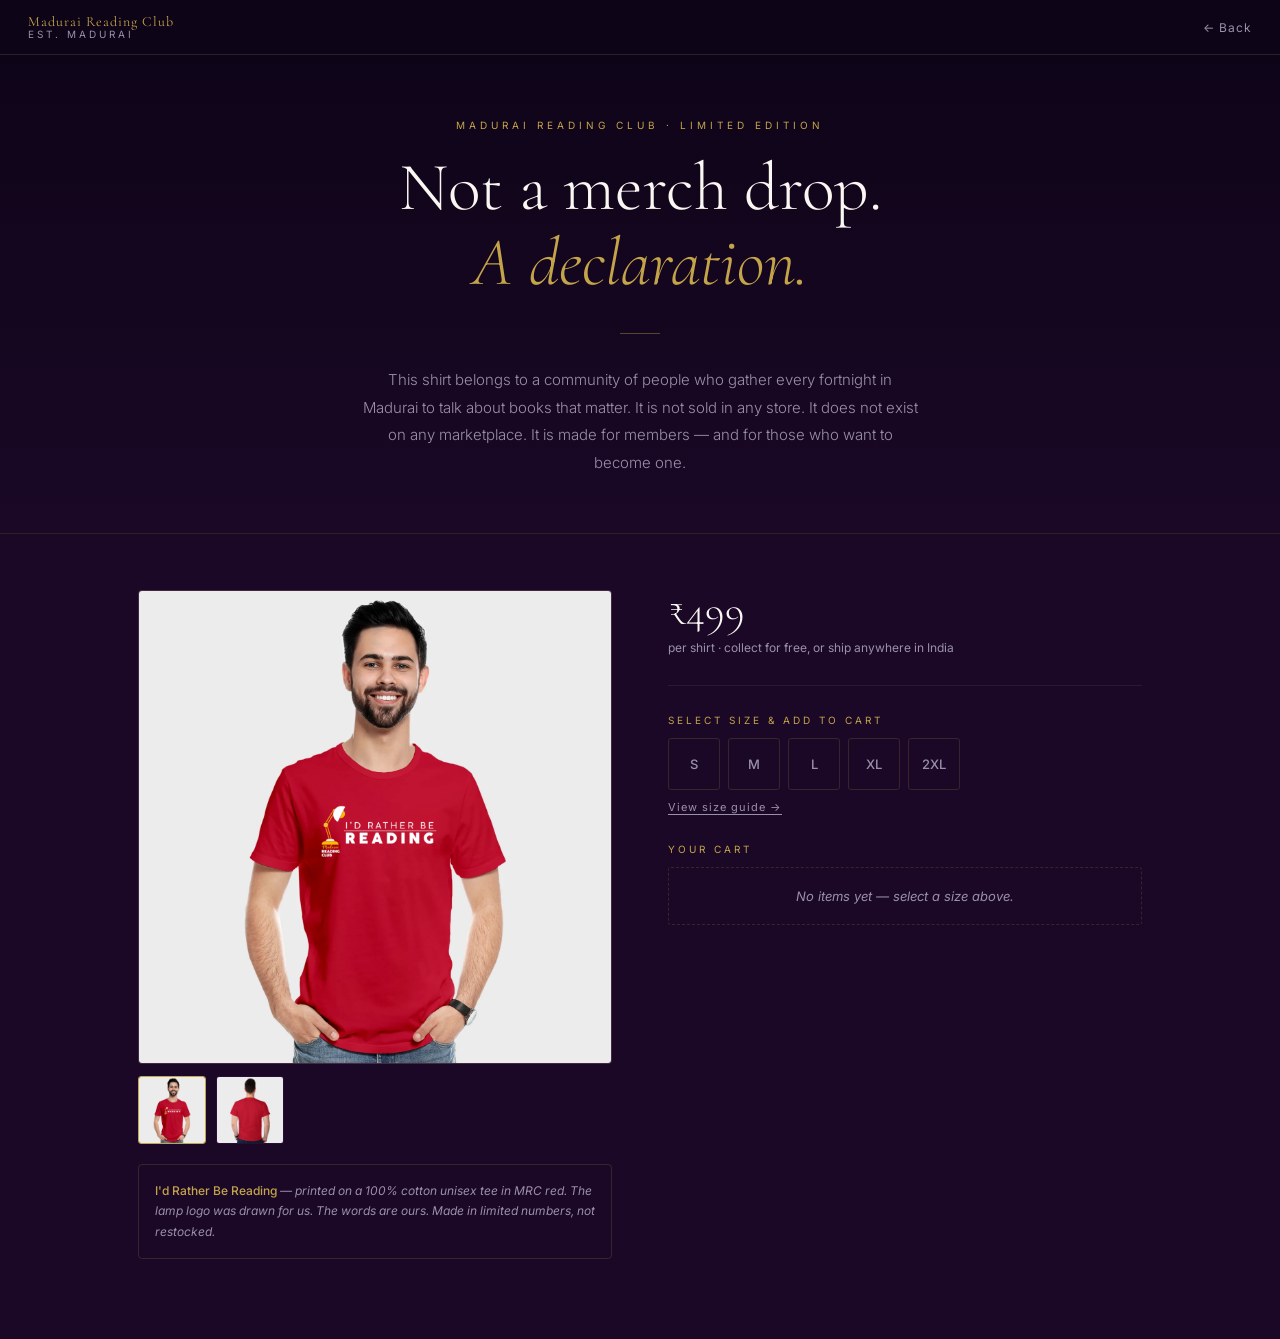
<file: shop.html>
<!DOCTYPE html>
<html lang="en">
<head>
  <meta charset="UTF-8" />
  <meta name="viewport" content="width=device-width, initial-scale=1.0" />
  <title>MRC T-Shirt — Madurai Reading Club</title>
  <link rel="icon" type="image/png" href="images/Logo Circular.png" />
  <link rel="preconnect" href="https://fonts.googleapis.com" />
  <link rel="preconnect" href="https://fonts.gstatic.com" crossorigin />
  <link href="https://fonts.googleapis.com/css2?family=Cormorant+Garamond:ital,wght@0,300;0,400;0,600;1,300;1,400&family=Inter:wght@300;400;500;600&display=swap" rel="stylesheet" />
  <style>
    *, *::before, *::after { box-sizing: border-box; margin: 0; padding: 0; }

    :root {
      --bg:      #1A0826;
      --bgDeep:  #0E0418;
      --card:    #2A0D3A;
      --gold:    #C4A44A;
      --cream:   #FAF7F2;
      --soft:    #9B8FAA;
      --border:  rgba(196,164,74,0.18);
      --divider: rgba(255,255,255,0.07);
      --red:     #C62828;
    }

    html { scroll-behavior: smooth; }

    body {
      font-family: 'Inter', sans-serif;
      background: var(--bg);
      color: var(--cream);
      min-height: 100vh;
    }

    /* ── Topbar ── */
    .topbar {
      background: var(--bgDeep);
      border-bottom: 1px solid var(--border);
      padding: 14px 28px;
      display: flex;
      align-items: center;
      justify-content: space-between;
      position: sticky;
      top: 0;
      z-index: 50;
    }
    .topbar-logo {
      text-decoration: none;
      display: flex;
      flex-direction: column;
      line-height: 1.1;
    }
    .topbar-logo .l1 { font-family: 'Cormorant Garamond', serif; color: var(--gold); font-size: 14px; letter-spacing: 1px; }
    .topbar-logo .l2 { color: var(--soft); font-size: 10px; letter-spacing: 3px; text-transform: uppercase; }
    .topbar-back {
      color: var(--soft);
      text-decoration: none;
      font-size: 12px;
      letter-spacing: 1px;
      transition: color .2s;
    }
    .topbar-back:hover { color: var(--cream); }

    /* ── Hero ── */
    .hero {
      border-bottom: 1px solid var(--border);
      padding: 64px 28px 56px;
      text-align: center;
      background: linear-gradient(180deg, var(--bgDeep) 0%, var(--bg) 100%);
    }
    .hero-eyebrow {
      font-size: 10px;
      letter-spacing: 4px;
      text-transform: uppercase;
      color: var(--gold);
      margin-bottom: 20px;
    }
    .hero-title {
      font-family: 'Cormorant Garamond', serif;
      font-size: clamp(38px, 6vw, 68px);
      font-weight: 300;
      line-height: 1.1;
      color: var(--cream);
      margin-bottom: 24px;
    }
    .hero-title em { font-style: italic; color: var(--gold); }
    .hero-body {
      max-width: 560px;
      margin: 0 auto;
      font-size: 15px;
      line-height: 1.85;
      color: var(--soft);
      font-weight: 300;
    }
    .hero-divider {
      width: 40px;
      height: 1px;
      background: var(--gold);
      margin: 32px auto;
      opacity: .4;
    }

    /* ── Main layout ── */
    .main {
      max-width: 1060px;
      margin: 0 auto;
      padding: 56px 28px 80px;
      display: grid;
      grid-template-columns: 1fr 1fr;
      gap: 56px;
      align-items: start;
    }
    @media (max-width: 720px) {
      .main { grid-template-columns: 1fr; gap: 36px; padding: 36px 18px 64px; }
      .hero { padding: 44px 18px 40px; }
      .topbar { padding: 12px 18px; }
    }

    /* ── Gallery ── */
    .gallery { position: static; }
    @media (min-width: 721px) {
      .gallery { position: sticky; top: 72px; }
    }
    .gallery-frame {
      position: relative;
      border-radius: 4px;
      overflow: hidden;
      background: var(--card);
      border: 1px solid var(--border);
      aspect-ratio: 1 / 1;
    }
    .gallery-frame img {
      width: 100%;
      height: 100%;
      object-fit: cover;
      position: absolute;
      inset: 0;
      transition: opacity .35s ease;
    }
    .gallery-frame img.hidden { opacity: 0; pointer-events: none; }
    .gallery-thumbs {
      display: flex;
      gap: 10px;
      margin-top: 12px;
    }
    .g-thumb {
      width: 68px;
      height: 68px;
      border-radius: 3px;
      overflow: hidden;
      border: 1px solid transparent;
      cursor: pointer;
      transition: border-color .2s;
      background: var(--card);
    }
    .g-thumb.active { border-color: var(--gold); }
    .g-thumb img { width: 100%; height: 100%; object-fit: cover; display: block; }

    .gallery-note {
      margin-top: 20px;
      padding: 16px;
      border: 1px solid var(--border);
      border-radius: 4px;
      font-size: 12px;
      line-height: 1.7;
      color: var(--soft);
      font-style: italic;
    }
    .gallery-note strong { color: var(--gold); font-style: normal; font-weight: 500; }

    /* ── Right panel ── */
    .panel { display: flex; flex-direction: column; gap: 28px; }

    /* Label style */
    .field-label {
      font-size: 10px;
      letter-spacing: 3px;
      text-transform: uppercase;
      color: var(--gold);
      margin-bottom: 12px;
    }

    /* Price */
    .price-block { border-bottom: 1px solid var(--divider); padding-bottom: 28px; }
    .price-main { font-family: 'Cormorant Garamond', serif; font-size: 42px; font-weight: 300; color: var(--cream); line-height: 1; }
    .price-sub { font-size: 12px; color: var(--soft); margin-top: 6px; line-height: 1.6; }

    /* Size */
    .size-row { display: flex; gap: 8px; flex-wrap: wrap; }
    .size-btn {
      width: 52px;
      height: 52px;
      border: 1px solid var(--border);
      border-radius: 3px;
      background: transparent;
      color: var(--soft);
      font-size: 13px;
      font-weight: 500;
      cursor: pointer;
      transition: all .15s;
      font-family: 'Inter', sans-serif;
    }
    .size-btn:hover { border-color: var(--gold); color: var(--cream); }
    .size-btn.selected { border-color: var(--gold); background: var(--gold); color: var(--bgDeep); font-weight: 600; }
    .size-guide-link {
      background: none;
      border: none;
      color: var(--soft);
      font-size: 11px;
      letter-spacing: 1px;
      cursor: pointer;
      text-decoration: underline;
      text-underline-offset: 3px;
      padding: 0;
      margin-top: 10px;
      font-family: 'Inter', sans-serif;
      transition: color .2s;
    }
    .size-guide-link:hover { color: var(--gold); }
    .field-error { color: #E57373; font-size: 11px; display: none; margin-top: 6px; }

    /* Quantity */
    .qty-stepper {
      display: flex;
      align-items: center;
      gap: 0;
      border: 1px solid var(--border);
      border-radius: 3px;
      width: fit-content;
    }
    .qty-btn {
      width: 44px;
      height: 44px;
      background: transparent;
      border: none;
      color: var(--soft);
      font-size: 20px;
      cursor: pointer;
      transition: color .15s, background .15s;
      font-family: 'Inter', sans-serif;
      display: flex;
      align-items: center;
      justify-content: center;
    }
    .qty-btn:hover { color: var(--cream); background: var(--divider); }
    .qty-btn:disabled { color: rgba(155,143,170,.3); cursor: not-allowed; }
    .qty-num {
      width: 48px;
      text-align: center;
      font-size: 16px;
      color: var(--cream);
      border-left: 1px solid var(--border);
      border-right: 1px solid var(--border);
      line-height: 44px;
      user-select: none;
    }
    .qty-note { font-size: 12px; color: var(--soft); margin-top: 10px; line-height: 1.5; }

    /* Delivery */
    .delivery-opts { display: flex; flex-direction: column; gap: 10px; }
    .delivery-opt {
      display: flex;
      align-items: flex-start;
      gap: 14px;
      border: 1px solid var(--border);
      border-radius: 3px;
      padding: 16px;
      cursor: pointer;
      transition: border-color .15s;
      position: relative;
    }
    .delivery-opt:has(input:checked) { border-color: var(--gold); }
    .delivery-opt input[type="radio"] { accent-color: var(--gold); margin-top: 3px; flex-shrink: 0; }
    .delivery-opt-body { flex: 1; }
    .delivery-opt-title { font-size: 14px; color: var(--cream); font-weight: 500; }
    .delivery-opt-sub { font-size: 12px; color: var(--soft); margin-top: 3px; line-height: 1.5; }
    .delivery-tag {
      font-size: 10px;
      font-weight: 600;
      letter-spacing: 1px;
      text-transform: uppercase;
      padding: 3px 8px;
      border-radius: 2px;
      align-self: center;
      white-space: nowrap;
    }
    .tag-free { background: rgba(74,155,111,0.15); color: #6DBF8A; }
    .tag-ship { background: rgba(196,164,74,0.12); color: var(--gold); }

    /* Address */
    #address-fields { display: none; flex-direction: column; gap: 12px; margin-top: 14px; }
    #address-fields.visible { display: flex; }

    /* Form fields */
    .form-wrap { display: flex; flex-direction: column; gap: 14px; }
    .f-field { display: flex; flex-direction: column; gap: 6px; }
    .f-field label { font-size: 11px; letter-spacing: 2px; text-transform: uppercase; color: var(--soft); }
    .f-field input {
      background: var(--bgDeep);
      border: 1px solid var(--border);
      border-radius: 3px;
      padding: 12px 14px;
      font-size: 14px;
      color: var(--cream);
      font-family: 'Inter', sans-serif;
      outline: none;
      transition: border-color .15s;
      width: 100%;
    }
    .f-field input:focus { border-color: var(--gold); }
    .f-field input::placeholder { color: rgba(155,143,170,.5); }
    .field-row { display: grid; grid-template-columns: 1fr 1fr; gap: 12px; }
    .phone-wrap {
      display: flex;
      background: var(--bgDeep);
      border: 1px solid var(--border);
      border-radius: 3px;
      overflow: hidden;
      transition: border-color .15s;
    }
    .phone-wrap:focus-within { border-color: var(--gold); }
    .phone-prefix {
      padding: 12px 12px;
      font-size: 14px;
      color: var(--soft);
      border-right: 1px solid var(--border);
      white-space: nowrap;
      background: rgba(196,164,74,0.05);
    }
    .phone-wrap input { border: none; border-radius: 0; background: transparent; flex: 1; min-width: 0; padding: 12px 14px; }
    .phone-wrap input:focus { border: none; outline: none; }

    /* Total card */
    .total-card {
      background: var(--bgDeep);
      border: 1px solid var(--border);
      border-radius: 4px;
      padding: 18px 20px;
    }
    .total-row {
      display: flex;
      justify-content: space-between;
      align-items: center;
      font-size: 13px;
      color: var(--soft);
    }
    .total-row + .total-row { margin-top: 8px; }
    .total-row.grand {
      border-top: 1px solid var(--border);
      margin-top: 14px;
      padding-top: 14px;
      font-size: 16px;
      font-family: 'Cormorant Garamond', serif;
      color: var(--cream);
      font-weight: 400;
    }
    .total-row.grand .grand-amt { color: var(--gold); font-size: 22px; }

    /* Add to cart button */
    .atc-btn {
      flex: 1;
      background: transparent;
      border: 1px solid var(--gold);
      border-radius: 3px;
      color: var(--gold);
      font-size: 13px;
      font-weight: 600;
      letter-spacing: 1px;
      text-transform: uppercase;
      padding: 0 20px;
      height: 44px;
      cursor: pointer;
      font-family: 'Inter', sans-serif;
      transition: background .15s, color .15s;
      white-space: nowrap;
    }
    .atc-btn:hover { background: var(--gold); color: var(--bgDeep); }

    /* Cart item row */
    .cart-item {
      display: flex;
      align-items: center;
      gap: 12px;
      background: var(--bgDeep);
      border: 1px solid var(--border);
      border-radius: 3px;
      padding: 12px 16px;
    }
    .cart-size-badge {
      background: var(--gold);
      color: var(--bgDeep);
      font-size: 12px;
      font-weight: 700;
      padding: 3px 10px;
      border-radius: 2px;
      min-width: 36px;
      text-align: center;
      flex-shrink: 0;
    }
    .cart-item-qty {
      display: flex;
      align-items: center;
      gap: 0;
      border: 1px solid var(--border);
      border-radius: 3px;
    }
    .cart-qty-btn {
      width: 32px;
      height: 32px;
      background: transparent;
      border: none;
      color: var(--soft);
      font-size: 16px;
      cursor: pointer;
      display: flex;
      align-items: center;
      justify-content: center;
      transition: color .15s;
    }
    .cart-qty-btn:hover { color: var(--cream); }
    .cart-qty-num {
      width: 36px;
      text-align: center;
      font-size: 14px;
      color: var(--cream);
      border-left: 1px solid var(--border);
      border-right: 1px solid var(--border);
      line-height: 32px;
      user-select: none;
    }
    .cart-item-price {
      flex: 1;
      text-align: right;
      font-size: 14px;
      color: var(--cream);
    }
    .cart-remove {
      background: none;
      border: none;
      color: rgba(155,143,170,.4);
      cursor: pointer;
      font-size: 16px;
      padding: 0 0 0 4px;
      line-height: 1;
      transition: color .15s;
    }
    .cart-remove:hover { color: #E57373; }

    /* Pay button */
    .pay-btn {
      background: linear-gradient(135deg, #C4A44A, #A8893A);
      color: var(--bgDeep);
      border: none;
      border-radius: 3px;
      padding: 18px 24px;
      font-size: 14px;
      font-weight: 700;
      letter-spacing: 1px;
      text-transform: uppercase;
      cursor: pointer;
      width: 100%;
      font-family: 'Inter', sans-serif;
      transition: opacity .2s, transform .1s;
    }
    .pay-btn:hover { opacity: .9; }
    .pay-btn:active { transform: scale(.99); }
    .pay-btn:disabled { opacity: .4; cursor: not-allowed; transform: none; }
    .pay-note { font-size: 11px; color: var(--soft); text-align: center; letter-spacing: .5px; }

    /* ── Size chart modal ── */
    .overlay {
      position: fixed;
      inset: 0;
      background: rgba(0,0,0,.7);
      z-index: 100;
      display: flex;
      align-items: center;
      justify-content: center;
      padding: 16px;
      opacity: 0;
      pointer-events: none;
      transition: opacity .2s;
    }
    .overlay.open { opacity: 1; pointer-events: all; }
    .modal {
      background: var(--card);
      border: 1px solid var(--border);
      border-radius: 6px;
      padding: 28px;
      max-width: 680px;
      width: 100%;
      max-height: 90vh;
      overflow-y: auto;
    }
    .modal-head {
      display: flex;
      justify-content: space-between;
      align-items: center;
      margin-bottom: 20px;
    }
    .modal-head h3 { font-family: 'Cormorant Garamond', serif; font-size: 20px; font-weight: 400; color: var(--cream); }
    .modal-close { background: none; border: none; color: var(--soft); font-size: 22px; cursor: pointer; }
    .scroll-x { overflow-x: auto; }
    .size-tbl { width: 100%; border-collapse: collapse; font-size: 13px; }
    .size-tbl th { background: var(--bgDeep); color: var(--gold); padding: 10px 14px; font-size: 11px; letter-spacing: 1px; text-transform: uppercase; border: 1px solid var(--border); }
    .size-tbl td { border: 1px solid var(--border); padding: 10px 14px; text-align: center; color: var(--soft); }
    .size-tbl td:first-child { text-align: left; color: var(--cream); font-weight: 500; }
    .size-tbl tr:nth-child(even) td { background: rgba(255,255,255,.02); }

    /* ── Success screen ── */
    #success { display: none; max-width: 560px; margin: 0 auto; padding: 64px 24px; text-align: center; }
    #success.visible { display: block; }
    .success-icon { font-size: 48px; margin-bottom: 20px; }
    #success h2 { font-family: 'Cormorant Garamond', serif; font-size: 32px; font-weight: 300; margin-bottom: 12px; }
    #success .sub { color: var(--soft); font-size: 15px; line-height: 1.7; margin-bottom: 28px; }
    .success-card {
      background: var(--card);
      border: 1px solid var(--border);
      border-radius: 4px;
      padding: 22px 24px;
      text-align: left;
      margin-bottom: 20px;
    }
    .success-card dt { font-size: 10px; letter-spacing: 2px; text-transform: uppercase; color: var(--soft); }
    .success-card dd { font-size: 15px; color: var(--cream); margin: 4px 0 14px; }
    .success-card dd:last-child { margin-bottom: 0; }
    .success-note { font-size: 13px; color: var(--soft); font-style: italic; line-height: 1.7; }
  </style>
</head>
<body>

<!-- Topbar -->
<header class="topbar">
  <a href="index.html" class="topbar-logo">
    <span class="l1">Madurai Reading Club</span>
    <span class="l2">Est. Madurai</span>
  </a>
  <a href="index.html" class="topbar-back">← Back</a>
</header>

<!-- Success screen -->
<div id="success">
  <div class="success-icon">📚</div>
  <h2>You're one of us now.</h2>
  <p class="sub">
    Your order is confirmed. A receipt has landed in your inbox.<br/>
    Wear it like you mean it.
  </p>
  <div class="success-card">
    <dl>
      <dt>Name</dt>       <dd id="s-name"></dd>
      <dt>Size</dt>       <dd id="s-size"></dd>
      <dt>Quantity</dt>   <dd id="s-qty"></dd>
      <dt>Delivery</dt>   <dd id="s-delivery"></dd>
      <dt>Total Paid</dt> <dd id="s-amount" style="color:var(--gold)"></dd>
    </dl>
  </div>
  <p class="success-note" id="s-orderid"></p>
</div>

<!-- Hero -->
<section class="hero" id="shop-hero">
  <p class="hero-eyebrow">Madurai Reading Club · Limited Edition</p>
  <h1 class="hero-title">Not a merch drop.<br/><em>A declaration.</em></h1>
  <div class="hero-divider"></div>
  <p class="hero-body">
    This shirt belongs to a community of people who gather every fortnight in Madurai
    to talk about books that matter. It is not sold in any store.
    It does not exist on any marketplace. It is made for members — and for those
    who want to become one.
  </p>
</section>

<!-- Main -->
<main class="main" id="shop-main">

  <!-- Left: Gallery -->
  <div class="gallery">
    <div class="gallery-frame">
      <img id="img-front" src="images/tshirt-front.jpg" alt="T-Shirt — Front" />
      <img id="img-back"  src="images/tshirt-back.jpg"  alt="T-Shirt — Back" class="hidden" />
    </div>
    <div class="gallery-thumbs">
      <div class="g-thumb active" id="th-f" onclick="showView('front')">
        <img src="images/tshirt-front.jpg" alt="Front" />
      </div>
      <div class="g-thumb" id="th-b" onclick="showView('back')">
        <img src="images/tshirt-back.jpg" alt="Back" />
      </div>
    </div>
    <div class="gallery-note">
      <strong>I'd Rather Be Reading</strong> — printed on a 100% cotton unisex tee
      in MRC red. The lamp logo was drawn for us. The words are ours.
      Made in limited numbers, not restocked.
    </div>
  </div>

  <!-- Right: Order panel -->
  <div class="panel">

    <!-- Price -->
    <div class="price-block">
      <div class="price-main">₹499</div>
      <div class="price-sub">per shirt · collect for free, or ship anywhere in India</div>
    </div>

    <!-- Add to cart section -->
    <div>
      <div class="field-label">Select Size &amp; Add to Cart</div>
      <div class="size-row" id="size-row">
        <button class="size-btn" data-s="S"   onclick="pickSize('S')">S</button>
        <button class="size-btn" data-s="M"   onclick="pickSize('M')">M</button>
        <button class="size-btn" data-s="L"   onclick="pickSize('L')">L</button>
        <button class="size-btn" data-s="XL"  onclick="pickSize('XL')">XL</button>
        <button class="size-btn" data-s="2XL" onclick="pickSize('2XL')">2XL</button>
      </div>
      <button class="size-guide-link" onclick="openModal()">View size guide →</button>
      <div class="field-error" id="size-err">Please select a size first.</div>

      <!-- Qty + Add to cart (shown after size is selected) -->
      <div id="add-to-cart-row" style="display:none;margin-top:16px;">
        <div style="display:flex;align-items:center;gap:12px;flex-wrap:wrap;">
          <div class="qty-stepper">
            <button class="qty-btn" id="qty-minus" onclick="changeQty(-1)" disabled>−</button>
            <span class="qty-num" id="qty-num">1</span>
            <button class="qty-btn" id="qty-plus" onclick="changeQty(1)">+</button>
          </div>
          <button class="atc-btn" id="atc-btn" onclick="addToCart()">Add to cart</button>
        </div>
      </div>
    </div>

    <!-- Cart -->
    <div id="cart-section">
      <div class="field-label" style="margin-bottom:12px;">Your Cart</div>
      <div id="cart-empty" style="border:1px dashed var(--border);border-radius:3px;padding:20px;text-align:center;color:var(--soft);font-size:13px;font-style:italic;">
        No items yet — select a size above.
      </div>
      <div id="cart-items" style="display:none;flex-direction:column;gap:8px;"></div>
    </div>

    <!-- Delivery — hidden until cart has items -->
    <div id="delivery-section" style="display:none;">
      <div class="field-label">Delivery</div>
      <div class="delivery-opts">
        <label class="delivery-opt">
          <input type="radio" name="delivery" value="collect" checked onchange="updateTotals()" />
          <div class="delivery-opt-body">
            <div class="delivery-opt-title">Collect at the next discussion</div>
            <div class="delivery-opt-sub">Pick it up in person at the next MRC session in Madurai</div>
          </div>
          <span class="delivery-tag tag-free">Free</span>
        </label>
        <label class="delivery-opt">
          <input type="radio" name="delivery" value="ship" onchange="updateTotals()" />
          <div class="delivery-opt-body">
            <div class="delivery-opt-title">Ship to my address</div>
            <div class="delivery-opt-sub">Within India only · <span id="ship-note">₹80 for up to 5 shirts</span></div>
          </div>
          <span class="delivery-tag tag-ship" id="ship-tag">+₹80</span>
        </label>
      </div>

      <div id="address-fields">
        <div class="f-field">
          <label>Street Address</label>
          <input type="text" id="address" placeholder="House no., street, area" autocomplete="street-address" />
        </div>
        <div class="field-row">
          <div class="f-field">
            <label>City</label>
            <input type="text" id="city" placeholder="City" autocomplete="address-level2" />
          </div>
          <div class="f-field">
            <label>Pincode</label>
            <input type="text" id="pincode" placeholder="600001" maxlength="6" inputmode="numeric" autocomplete="postal-code" />
          </div>
        </div>
      </div>
    </div>

    <!-- Buyer details — hidden until cart has items -->
    <div id="buyer-section" style="display:none;">
      <div class="field-label">Your Details</div>
      <div class="form-wrap">
        <div class="f-field">
          <label>Full Name *</label>
          <input type="text" id="name" placeholder="Your name" autocomplete="name" />
        </div>
        <div class="f-field">
          <label>Phone *</label>
          <div class="phone-wrap">
            <span class="phone-prefix">🇮🇳 +91</span>
            <input type="tel" id="phone" placeholder="9876543210" maxlength="10" inputmode="numeric" autocomplete="tel-national" />
          </div>
        </div>
        <div class="f-field">
          <label>Email *</label>
          <input type="email" id="email" placeholder="you@example.com" autocomplete="email" />
        </div>
      </div>
    </div>

    <!-- Order total — hidden until cart has items -->
    <div class="total-card" id="total-card" style="display:none;">
      <div id="t-line-items"></div>
      <div class="total-row" id="t-ship-row" style="display:none;"><span>Shipping</span><span id="t-ship">₹80</span></div>
      <div class="total-row grand"><span>Total</span><span class="grand-amt" id="t-total">₹499</span></div>
    </div>

    <!-- Pay — hidden until cart has items -->
    <div id="pay-section" style="display:none;">
      <button class="pay-btn" id="pay-btn" onclick="startCheckout()">
        Pay Securely · Razorpay
      </button>
      <p class="pay-note">India only · No refunds on change of mind · Questions? WhatsApp us</p>
    </div>

  </div>
</main>

<!-- Size chart modal -->
<div class="overlay" id="size-modal" onclick="maybeClose(event)">
  <div class="modal">
    <div class="modal-head">
      <h3>Size Guide</h3>
      <button class="modal-close" onclick="closeModal()">✕</button>
    </div>
    <div class="scroll-x">
      <table class="size-tbl">
        <thead>
          <tr>
            <th>Measurement</th><th>S</th><th>M</th><th>L</th><th>XL</th><th>2XL</th>
          </tr>
        </thead>
        <tbody>
          <tr><td>Size (in / cm)</td>           <td>36 / 91.44</td><td>38 / 96.52</td><td>40 / 101.6</td><td>42 / 106.68</td><td>44 / 111.76</td></tr>
          <tr><td>Full Chest (in / cm)</td>     <td>37.80 / 96</td><td>40.16 / 108</td><td>42.52 / 108</td><td>44.09 / 112</td><td>45.67 / 116</td></tr>
          <tr><td>Length (in / cm)</td>         <td>25.79 / 65.51</td><td>26.38 / 67.49</td><td>27.36 / 69.49</td><td>28.94 / 73.51</td><td>29.33 / 74.5</td></tr>
          <tr><td>Across Shoulder (in / cm)</td><td>14.57 / 37.01</td><td>15.35 / 38.99</td><td>16.54 / 42.01</td><td>17.72 / 45.01</td><td>18.50 / 46.99</td></tr>
          <tr><td>Sleeve Length (in / cm)</td>  <td>8.27 / 21.01</td><td>8.66 / 22</td><td>9.25 / 23.5</td><td>9.45 / 24</td><td>9.84 / 24.99</td></tr>
          <tr><td>Tolerance</td>                <td colspan="5" style="text-align:center;font-style:italic;">(+/−) 5%</td></tr>
        </tbody>
      </table>
    </div>
    <p style="font-size:12px;color:var(--soft);margin-top:16px;">When in doubt, size up. The fit is regular.</p>
  </div>
</div>

<script src="https://checkout.razorpay.com/v1/checkout.js"></script>
<script>
  const API        = 'https://pages.maduraireadingclub.com'
  const PRICE_PER  = 499
  const SHIP_PER_5 = 80

  // cart: { 'S': 2, 'L': 1, ... }
  let cart         = {}
  let selectedSize = null
  let sizeQty      = 1

  // ── Gallery ──────────────────────────────────────────────────────────────────
  function showView(v) {
    document.getElementById('img-front').classList.toggle('hidden', v !== 'front')
    document.getElementById('img-back').classList.toggle('hidden',  v !== 'back')
    document.getElementById('th-f').classList.toggle('active', v === 'front')
    document.getElementById('th-b').classList.toggle('active',  v === 'back')
  }

  // ── Size picker ──────────────────────────────────────────────────────────────
  function pickSize(s) {
    selectedSize = s
    sizeQty = 1
    document.getElementById('qty-num').textContent = 1
    document.getElementById('qty-minus').disabled  = true
    document.getElementById('qty-plus').disabled   = false
    document.querySelectorAll('.size-btn').forEach(b => b.classList.toggle('selected', b.dataset.s === s))
    document.getElementById('size-err').style.display = 'none'
    document.getElementById('add-to-cart-row').style.display = 'block'
    const existing = cart[s] || 0
    document.getElementById('atc-btn').textContent = existing ? `Update (${s} \xd7${existing} in cart)` : 'Add to cart'
  }

  // ── Qty stepper (before adding to cart) ─────────────────────────────────────
  function changeQty(d) {
    const maxAllowed = 10 - totalCartQty() + (cart[selectedSize] || 0)
    sizeQty = Math.max(1, Math.min(maxAllowed, sizeQty + d))
    document.getElementById('qty-num').textContent = sizeQty
    document.getElementById('qty-minus').disabled  = sizeQty <= 1
    document.getElementById('qty-plus').disabled   = sizeQty >= maxAllowed
  }

  // ── Cart helpers ─────────────────────────────────────────────────────────────
  function totalCartQty() {
    return Object.values(cart).reduce((s, q) => s + q, 0)
  }

  function addToCart() {
    if (!selectedSize) return
    cart[selectedSize] = sizeQty
    selectedSize = null
    sizeQty = 1
    document.querySelectorAll('.size-btn').forEach(b => b.classList.remove('selected'))
    document.getElementById('add-to-cart-row').style.display = 'none'
    document.getElementById('qty-num').textContent = 1
    document.getElementById('qty-minus').disabled  = true
    renderCart()
    updateTotals()
  }

  function updateCartQty(size, d) {
    const newQty = (cart[size] || 0) + d
    if (newQty <= 0) {
      delete cart[size]
    } else if (totalCartQty() - (cart[size] || 0) + newQty <= 10) {
      cart[size] = newQty
    }
    renderCart()
    updateTotals()
  }

  function removeFromCart(size) {
    delete cart[size]
    renderCart()
    updateTotals()
  }

  function renderCart() {
    const hasItems  = totalCartQty() > 0
    document.getElementById('cart-empty').style.display    = hasItems ? 'none'  : 'block'
    document.getElementById('cart-items').style.display    = hasItems ? 'flex'  : 'none'
    document.getElementById('delivery-section').style.display = hasItems ? 'block' : 'none'
    document.getElementById('buyer-section').style.display    = hasItems ? 'block' : 'none'
    document.getElementById('total-card').style.display       = hasItems ? 'block' : 'none'
    document.getElementById('pay-section').style.display      = hasItems ? 'block' : 'none'

    const wrap = document.getElementById('cart-items')
    wrap.innerHTML = ''
    const SIZES = ['S', 'M', 'L', 'XL', '2XL']
    SIZES.filter(s => cart[s]).forEach(size => {
      const q   = cart[size]
      const row = document.createElement('div')
      row.className = 'cart-item'
      row.innerHTML = `
        <span class="cart-size-badge">${size}</span>
        <div class="cart-item-qty">
          <button class="cart-qty-btn" onclick="updateCartQty('${size}', -1)">−</button>
          <span class="cart-qty-num">${q}</span>
          <button class="cart-qty-btn" onclick="updateCartQty('${size}', 1)">+</button>
        </div>
        <span class="cart-item-price">₹${PRICE_PER * q}</span>
        <button class="cart-remove" onclick="removeFromCart('${size}')" title="Remove">✕</button>
      `
      wrap.appendChild(row)
    })

    if (selectedSize) {
      const existing = cart[selectedSize] || 0
      document.getElementById('atc-btn').textContent = existing
        ? `Update (${selectedSize} \xd7${existing} in cart)`
        : 'Add to cart'
    }
  }

  // ── Totals ───────────────────────────────────────────────────────────────────
  function updateTotals() {
    const isShip   = document.querySelector('input[name="delivery"]:checked').value === 'ship'
    document.getElementById('address-fields').classList.toggle('visible', isShip)

    const totalQty  = totalCartQty()
    const shirtAmt  = PRICE_PER * totalQty
    const shipTiers = Math.ceil(totalQty / 5) || 1
    const shipAmt   = isShip ? shipTiers * SHIP_PER_5 : 0
    const total     = shirtAmt + shipAmt

    const SIZES = ['S', 'M', 'L', 'XL', '2XL']
    document.getElementById('t-line-items').innerHTML = SIZES
      .filter(s => cart[s])
      .map(s => `<div class="total-row"><span>Size ${s} \xd7${cart[s]}</span><span>₹${PRICE_PER * cart[s]}</span></div>`)
      .join('')

    document.getElementById('t-ship-row').style.display = isShip ? 'flex' : 'none'
    document.getElementById('t-ship').textContent  = '₹' + shipAmt
    document.getElementById('t-total').textContent = '₹' + total

    document.getElementById('ship-tag').textContent  = '+₹' + (shipTiers * SHIP_PER_5)
    document.getElementById('ship-note').textContent = totalQty <= 5
      ? `₹${SHIP_PER_5} for up to 5 shirts`
      : `₹${shipTiers * SHIP_PER_5} for ${totalQty} shirts (₹${SHIP_PER_5} per 5)`
  }

  // ── Modal ────────────────────────────────────────────────────────────────────
  function openModal()   { document.getElementById('size-modal').classList.add('open');    document.body.style.overflow = 'hidden' }
  function closeModal()  { document.getElementById('size-modal').classList.remove('open'); document.body.style.overflow = '' }
  function maybeClose(e) { if (e.target === document.getElementById('size-modal')) closeModal() }

  // ── Validation ───────────────────────────────────────────────────────────────
  function validate() {
    if (totalCartQty() === 0) {
      document.getElementById('size-err').style.display = 'block'
      document.getElementById('cart-section').scrollIntoView({ behavior: 'smooth', block: 'center' })
      return false
    }
    const name  = document.getElementById('name').value.trim()
    const phone = document.getElementById('phone').value.trim()
    const email = document.getElementById('email').value.trim()
    if (!name)  { alert('Please enter your name.'); return false }
    if (!/^\d{10}$/.test(phone)) { alert('Please enter a valid 10-digit phone number.'); return false }
    if (!/^[^\s@]+@[^\s@]+\.[^\s@]+$/.test(email)) { alert('Please enter a valid email address.'); return false }
    const isShip = document.querySelector('input[name="delivery"]:checked').value === 'ship'
    if (isShip) {
      if (!document.getElementById('address').value.trim() || !document.getElementById('city').value.trim()) {
        alert('Please fill in your shipping address.'); return false
      }
      if (!/^\d{6}$/.test(document.getElementById('pincode').value.trim())) {
        alert('Please enter a valid 6-digit pincode.'); return false
      }
    }
    return true
  }

  // ── Checkout ─────────────────────────────────────────────────────────────────
  async function startCheckout() {
    if (!validate()) return
    const btn = document.getElementById('pay-btn')
    btn.disabled = true
    btn.textContent = 'Preparing order…'

    const delivery = document.querySelector('input[name="delivery"]:checked').value
    const items = Object.entries(cart).map(([size, qty]) => ({ size, qty }))
    const body = {
      name:          document.getElementById('name').value.trim(),
      phone:         '+91' + document.getElementById('phone').value.trim(),
      email:         document.getElementById('email').value.trim(),
      items,
      delivery_type: delivery,
      address:       delivery === 'ship' ? document.getElementById('address').value.trim() : '',
      city:          delivery === 'ship' ? document.getElementById('city').value.trim()    : '',
      pincode:       delivery === 'ship' ? document.getElementById('pincode').value.trim() : '',
    }

    let od
    try {
      const r = await fetch(API + '/api/shop/orders', {
        method: 'POST', headers: { 'Content-Type': 'application/json' }, body: JSON.stringify(body)
      })
      od = await r.json()
      if (!r.ok) throw new Error(od.error || 'Could not create order')
    } catch (err) {
      alert(err.message)
      btn.disabled = false
      btn.textContent = 'Pay Securely \xb7 Razorpay'
      return
    }

    const desc = items.map(i => `${i.size}\xd7${i.qty}`).join(', ')
    const rzp = new Razorpay({
      key:         od.key_id,
      amount:      od.amount,
      currency:    'INR',
      name:        'Madurai Reading Club',
      description: `MRC T-Shirt — ${desc}`,
      image:       'https://maduraireadingclub.com/images/Logo Circular.png',
      order_id:    od.order_id,
      prefill:     { name: body.name, email: body.email, contact: body.phone },
      theme:       { color: '#C4A44A' },
      handler: async function(resp) {
        btn.textContent = 'Confirming…'
        try {
          const vr = await fetch(API + '/api/shop/verify', {
            method: 'POST', headers: { 'Content-Type': 'application/json' },
            body: JSON.stringify({
              razorpay_order_id:   resp.razorpay_order_id,
              razorpay_payment_id: resp.razorpay_payment_id,
              razorpay_signature:  resp.razorpay_signature,
            })
          })
          if (!vr.ok) throw new Error()
        } catch {
          alert(`Payment received but confirmation failed. Save your payment ID: ${resp.razorpay_payment_id}`)
          btn.disabled = false
          btn.textContent = 'Pay Securely \xb7 Razorpay'
          return
        }
        showSuccess(body, od)
      },
      modal: { ondismiss: () => { btn.disabled = false; btn.textContent = 'Pay Securely \xb7 Razorpay' } }
    })
    rzp.open()
  }

  function showSuccess(body, od) {
    document.getElementById('shop-hero').style.display = 'none'
    document.getElementById('shop-main').style.display = 'none'
    const sc = document.getElementById('success')
    sc.classList.add('visible')
    const itemDesc = body.items.map(i => `${i.size} \xd7 ${i.qty}`).join(', ')
    document.getElementById('s-name').textContent     = body.name
    document.getElementById('s-size').textContent     = itemDesc
    document.getElementById('s-qty').textContent      = totalCartQty()
    document.getElementById('s-delivery').textContent = body.delivery_type === 'ship'
      ? `Shipping to ${body.city} — ${body.pincode}`
      : 'Collect at next book discussion'
    document.getElementById('s-amount').textContent   = '₹' + (od.amount / 100)
    document.getElementById('s-orderid').textContent  = `Order ref: ${od.order_id}`
    window.scrollTo({ top: 0, behavior: 'smooth' })
  }

  // Initialise shipping note on load
  updateTotals()
</script>
</body>
</html>
</file>
